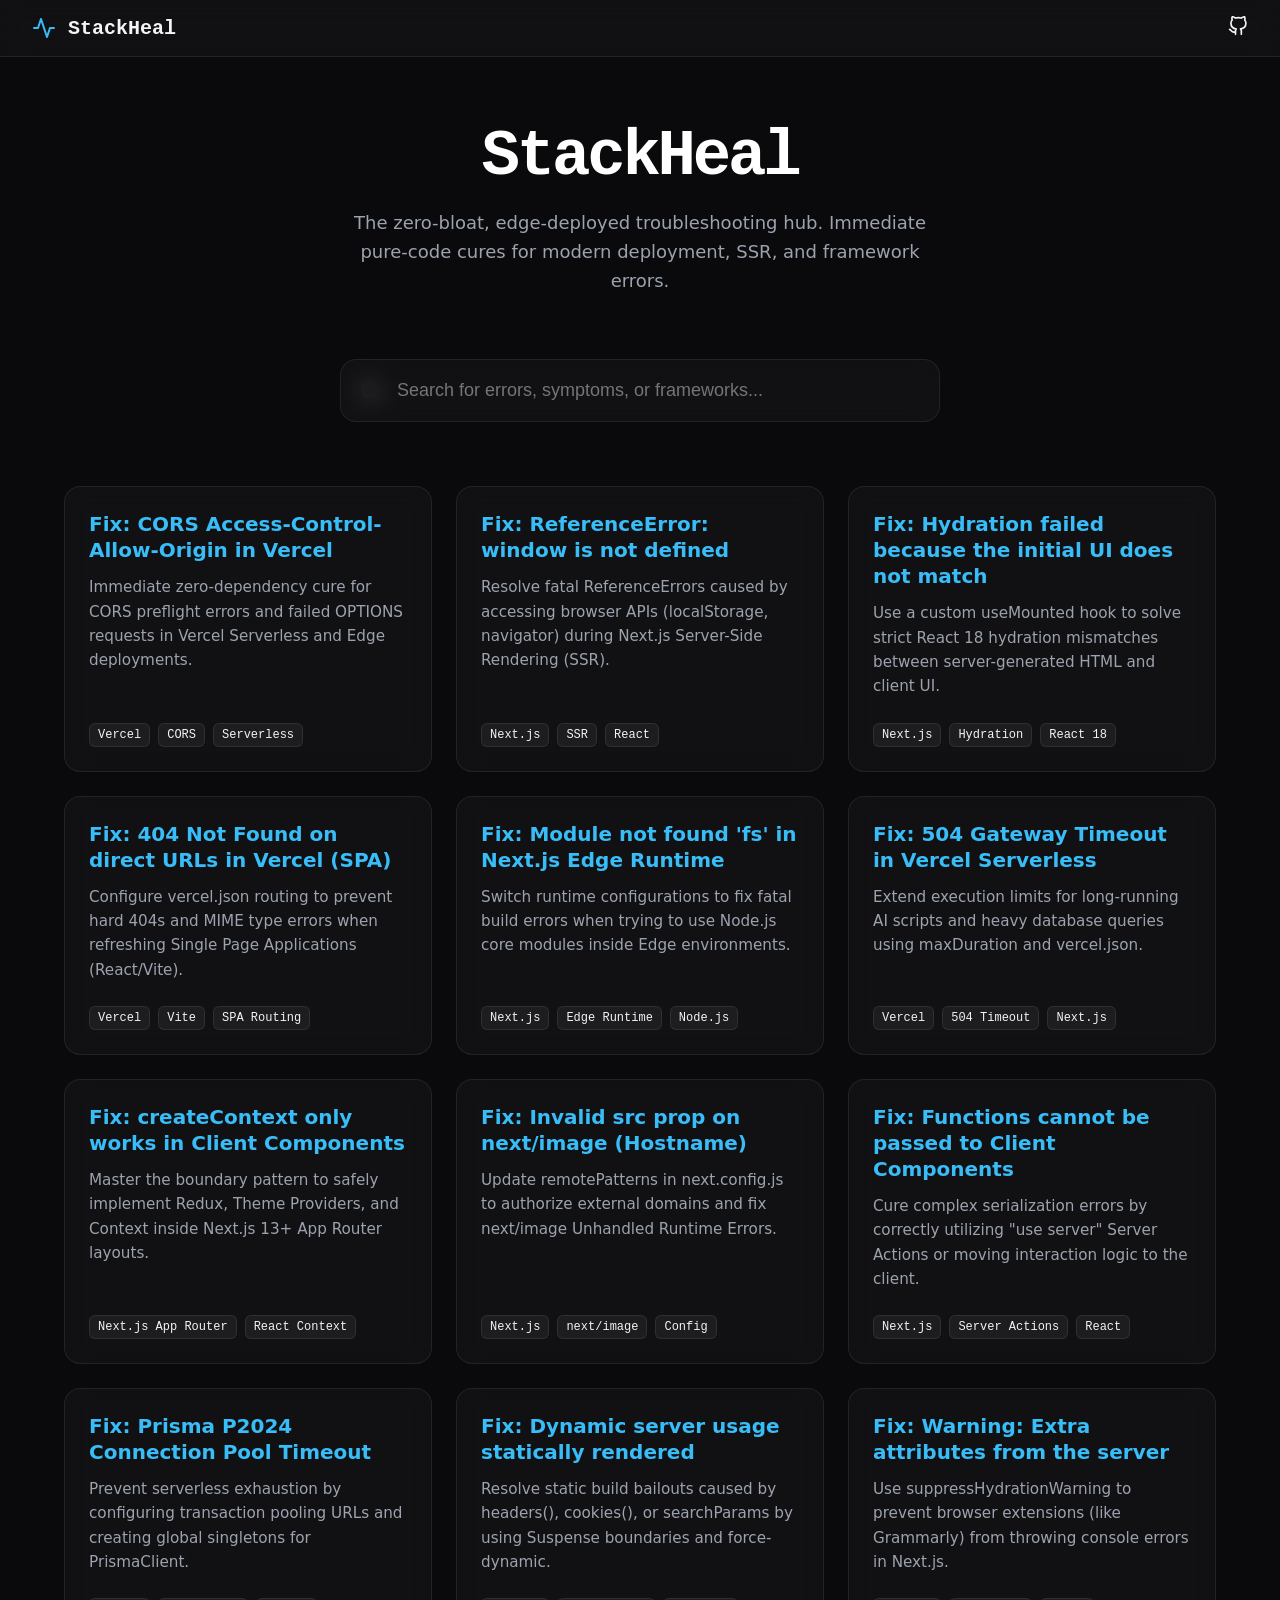
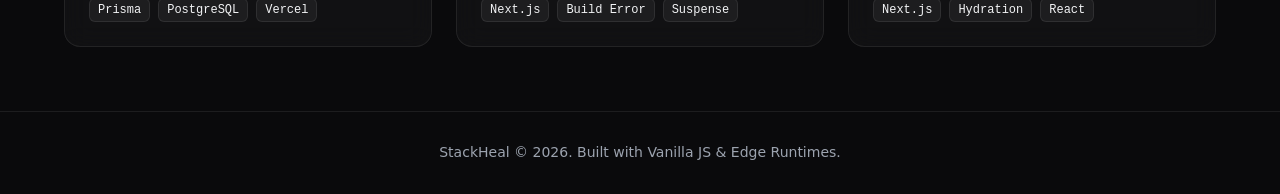
<file: index.html>
<!DOCTYPE html>
<html lang="en" data-theme="dark">
<head>
  <meta charset="UTF-8">
  <meta name="viewport" content="width=device-width, initial-scale=1.0">
  <title>StackHeal | The Developer's Urgent Care</title>
  
  <meta name="description" content="Zero-bloat, edge-deployed troubleshooting hub for modern developers. Find immediate, pure-code cures for Next.js, Vercel, React, and Serverless deployment errors.">
  <meta name="keywords" content="Next.js errors, Vercel deployment fixes, React hydration error, Serverless timeouts, Prisma P2024, StackHeal">
  <meta name="author" content="StackHeal Architect">
  
  <link rel="canonical" href="https://stackheal.vercel.app/">
  <meta property="og:title" content="StackHeal | The Developer's Urgent Care">
  <meta property="og:description" content="Immediate, pure-code cures for modern deployment and framework errors.">
  <meta property="og:url" content="https://stackheal.vercel.app/">
  <meta property="og:type" content="website">
  <meta name="twitter:card" content="summary_large_image">

  <link rel="icon" type="image/svg+xml" href="/favicon/icon.svg">
  
  <style>
    :root {
      --bg-base: #0a0a0c;
      --text-primary: #f3f4f6;
      --text-muted: #9ca3af;
      --accent-primary: #38bdf8;
      --status-cure: #4ade80;
      --border-glass: rgba(255, 255, 255, 0.08);
      --bg-glass: rgba(255, 255, 255, 0.03);
      --font-code: 'JetBrains Mono', monospace, ui-monospace;
      --font-body: system-ui, -apple-system, sans-serif;
      --radius-md: 12px;
      --radius-lg: 16px;
    }

    * { box-sizing: border-box; margin: 0; padding: 0; }
    
    body { 
      background-color: var(--bg-base); 
      color: var(--text-primary); 
      font-family: var(--font-body);
      display: flex; 
      flex-direction: column; 
      min-height: 100vh; 
      -webkit-font-smoothing: antialiased;
    }

    .glass-panel { 
      background: var(--bg-glass); 
      backdrop-filter: blur(12px); 
      -webkit-backdrop-filter: blur(12px);
      border: 1px solid var(--border-glass); 
    }

    /* Header */
    .global-header { 
      position: sticky; top: 0; z-index: 100; display: flex; justify-content: space-between; align-items: center; 
      padding: 1rem 2rem; border-left: none; border-right: none; border-top: none; 
    }
    .brand-logo { display: flex; align-items: center; gap: 0.75rem; font-family: var(--font-code); font-weight: 700; font-size: 1.25rem; color: var(--text-primary); text-decoration: none; }
    
    /* Main Content */
    .main-container { flex: 1; width: 100%; max-width: 1200px; margin: 0 auto; padding: 4rem 1.5rem; }
    
    .hero-section { text-align: center; margin-bottom: 4rem; }
    .hero-title { font-size: clamp(2.5rem, 5vw, 4rem); font-family: var(--font-code); letter-spacing: -0.05em; margin-bottom: 1rem; color: #ffffff; }
    .hero-subtitle { font-size: 1.125rem; color: var(--text-muted); max-width: 600px; margin: 0 auto; line-height: 1.6; }

    /* Search Bar */
    .search-container { max-width: 600px; margin: 0 auto 4rem auto; position: relative; }
    .search-input { 
      width: 100%; padding: 1.25rem 1.5rem 1.25rem 3.5rem; 
      border-radius: var(--radius-lg); 
      font-size: 1.125rem; 
      color: var(--text-primary); 
      transition: border-color 0.2s, box-shadow 0.2s;
    }
    .search-input:focus { outline: none; border-color: var(--accent-primary); box-shadow: 0 0 0 4px rgba(56, 189, 248, 0.1); }
    .search-icon { position: absolute; left: 1.25rem; top: 50%; transform: translateY(-50%); color: var(--text-muted); pointer-events: none; }

    /* Grid Layout */
    .grid-container { display: grid; grid-template-columns: repeat(auto-fill, minmax(320px, 1fr)); gap: 1.5rem; }
    
    /* Article Cards */
    .post-card { 
      display: flex; flex-direction: column; 
      padding: 1.5rem; border-radius: var(--radius-lg); 
      text-decoration: none; color: inherit; 
      transition: transform 0.2s ease, border-color 0.2s ease, background 0.2s ease;
      height: 100%;
    }
    .post-card:hover { 
      transform: translateY(-4px); 
      border-color: rgba(255, 255, 255, 0.2); 
      background: rgba(255, 255, 255, 0.05);
    }
    .post-card-title { font-size: 1.25rem; margin-bottom: 0.75rem; color: var(--accent-primary); line-height: 1.3; }
    .post-card-desc { font-size: 0.95rem; color: var(--text-muted); line-height: 1.6; flex-grow: 1; margin-bottom: 1.5rem; }
    
    .tags { display: flex; flex-wrap: wrap; gap: 0.5rem; }
    .tag { 
      font-size: 0.75rem; font-family: var(--font-code); 
      padding: 0.25rem 0.5rem; border-radius: 6px; 
      background: rgba(255,255,255,0.05); color: var(--text-primary); border: 1px solid var(--border-glass); 
    }

    .no-results { text-align: center; color: var(--text-muted); padding: 4rem 0; font-family: var(--font-code); display: none; grid-column: 1 / -1; }
    .hidden { display: none !important; }

    .global-footer { text-align: center; padding: 2rem; border-top: 1px solid var(--border-glass); font-size: 0.875rem; color: var(--text-muted); margin-top: auto; }
  </style>

</head>
<body>

  <header class="glass-panel global-header">
    <a href="/" class="brand-logo">
      <svg xmlns="http://www.w3.org/2000/svg" width="1.5rem" height="1.5rem" viewBox="0 0 24 24" fill="none" stroke="var(--accent-primary)" stroke-width="2" stroke-linecap="round" stroke-linejoin="round"><path d="M22 12h-4l-3 9L9 3l-3 9H2"></path></svg>
      StackHeal
    </a>
    <nav>
      <a href="https://github.com/kdippan/stackheal" aria-label="GitHub" target="_blank" rel="noopener noreferrer" style="color: var(--text-primary);">
        <svg xmlns="http://www.w3.org/2000/svg" width="1.25rem" height="1.25rem" viewBox="0 0 24 24" fill="none" stroke="currentColor" stroke-width="2" stroke-linecap="round" stroke-linejoin="round"><path d="M9 19c-5 1.5-5-2.5-7-3m14 6v-3.87a3.37 3.37 0 0 0-.94-2.61c3.14-.35 6.44-1.54 6.44-7A5.44 5.44 0 0 0 20 4.77 5.07 5.07 0 0 0 19.91 1S18.73.65 16 2.48a13.38 13.38 0 0 0-7 0C6.27.65 5.09 1 5.09 1A5.07 5.07 0 0 0 5 4.77a5.44 5.44 0 0 0-1.5 3.78c0 5.42 3.3 6.61 6.44 7A3.37 3.37 0 0 0 9 18.13V22"></path></svg>
      </a>
    </nav>
  </header>

  <main class="main-container">
    <section class="hero-section">
      <h1 class="hero-title">StackHeal</h1>
      <p class="hero-subtitle">The zero-bloat, edge-deployed troubleshooting hub. Immediate pure-code cures for modern deployment, SSR, and framework errors.</p>
    </section>

    <section class="search-container">
      <svg class="search-icon" xmlns="http://www.w3.org/2000/svg" width="1.25rem" height="1.25rem" viewBox="0 0 24 24" fill="none" stroke="currentColor" stroke-width="2" stroke-linecap="round" stroke-linejoin="round"><circle cx="11" cy="11" r="8"></circle><line x1="21" y1="21" x2="16.65" y2="16.65"></line></svg>
      <input type="text" id="search-bar" class="glass-panel search-input" placeholder="Search for errors, symptoms, or frameworks..." autocomplete="off">
    </section>

    <div class="grid-container" id="articles-grid">
      
      <a href="/blog/fix-cors-vercel/" class="glass-panel post-card">
        <h3 class="post-card-title">Fix: CORS Access-Control-Allow-Origin in Vercel</h3>
        <p class="post-card-desc">Immediate zero-dependency cure for CORS preflight errors and failed OPTIONS requests in Vercel Serverless and Edge deployments.</p>
        <div class="tags">
          <span class="tag">Vercel</span><span class="tag">CORS</span><span class="tag">Serverless</span>
        </div>
      </a>

      <a href="/blog/fix-window-not-defined-ssr/" class="glass-panel post-card">
        <h3 class="post-card-title">Fix: ReferenceError: window is not defined</h3>
        <p class="post-card-desc">Resolve fatal ReferenceErrors caused by accessing browser APIs (localStorage, navigator) during Next.js Server-Side Rendering (SSR).</p>
        <div class="tags">
          <span class="tag">Next.js</span><span class="tag">SSR</span><span class="tag">React</span>
        </div>
      </a>

      <a href="/blog/fix-hydration-failed-nextjs/" class="glass-panel post-card">
        <h3 class="post-card-title">Fix: Hydration failed because the initial UI does not match</h3>
        <p class="post-card-desc">Use a custom useMounted hook to solve strict React 18 hydration mismatches between server-generated HTML and client UI.</p>
        <div class="tags">
          <span class="tag">Next.js</span><span class="tag">Hydration</span><span class="tag">React 18</span>
        </div>
      </a>

      <a href="/blog/fix-spa-404-vercel/" class="glass-panel post-card">
        <h3 class="post-card-title">Fix: 404 Not Found on direct URLs in Vercel (SPA)</h3>
        <p class="post-card-desc">Configure vercel.json routing to prevent hard 404s and MIME type errors when refreshing Single Page Applications (React/Vite).</p>
        <div class="tags">
          <span class="tag">Vercel</span><span class="tag">Vite</span><span class="tag">SPA Routing</span>
        </div>
      </a>

      <a href="/blog/fix-fs-module-not-found-edge/" class="glass-panel post-card">
        <h3 class="post-card-title">Fix: Module not found 'fs' in Next.js Edge Runtime</h3>
        <p class="post-card-desc">Switch runtime configurations to fix fatal build errors when trying to use Node.js core modules inside Edge environments.</p>
        <div class="tags">
          <span class="tag">Next.js</span><span class="tag">Edge Runtime</span><span class="tag">Node.js</span>
        </div>
      </a>

      <a href="/blog/fix-504-gateway-timeout-vercel/" class="glass-panel post-card">
        <h3 class="post-card-title">Fix: 504 Gateway Timeout in Vercel Serverless</h3>
        <p class="post-card-desc">Extend execution limits for long-running AI scripts and heavy database queries using maxDuration and vercel.json.</p>
        <div class="tags">
          <span class="tag">Vercel</span><span class="tag">504 Timeout</span><span class="tag">Next.js</span>
        </div>
      </a>

      <a href="/blog/fix-context-server-components-nextjs/" class="glass-panel post-card">
        <h3 class="post-card-title">Fix: createContext only works in Client Components</h3>
        <p class="post-card-desc">Master the boundary pattern to safely implement Redux, Theme Providers, and Context inside Next.js 13+ App Router layouts.</p>
        <div class="tags">
          <span class="tag">Next.js App Router</span><span class="tag">React Context</span>
        </div>
      </a>

      <a href="/blog/fix-nextjs-image-hostname/" class="glass-panel post-card">
        <h3 class="post-card-title">Fix: Invalid src prop on next/image (Hostname)</h3>
        <p class="post-card-desc">Update remotePatterns in next.config.js to authorize external domains and fix next/image Unhandled Runtime Errors.</p>
        <div class="tags">
          <span class="tag">Next.js</span><span class="tag">next/image</span><span class="tag">Config</span>
        </div>
      </a>

      <a href="/blog/fix-passing-functions-client-components/" class="glass-panel post-card">
        <h3 class="post-card-title">Fix: Functions cannot be passed to Client Components</h3>
        <p class="post-card-desc">Cure complex serialization errors by correctly utilizing "use server" Server Actions or moving interaction logic to the client.</p>
        <div class="tags">
          <span class="tag">Next.js</span><span class="tag">Server Actions</span><span class="tag">React</span>
        </div>
      </a>

      <a href="/blog/fix-prisma-connection-pool-timeout-vercel/" class="glass-panel post-card">
        <h3 class="post-card-title">Fix: Prisma P2024 Connection Pool Timeout</h3>
        <p class="post-card-desc">Prevent serverless exhaustion by configuring transaction pooling URLs and creating global singletons for PrismaClient.</p>
        <div class="tags">
          <span class="tag">Prisma</span><span class="tag">PostgreSQL</span><span class="tag">Vercel</span>
        </div>
      </a>

      <a href="/blog/fix-dynamic-server-usage-nextjs/" class="glass-panel post-card">
        <h3 class="post-card-title">Fix: Dynamic server usage statically rendered</h3>
        <p class="post-card-desc">Resolve static build bailouts caused by headers(), cookies(), or searchParams by using Suspense boundaries and force-dynamic.</p>
        <div class="tags">
          <span class="tag">Next.js</span><span class="tag">Build Error</span><span class="tag">Suspense</span>
        </div>
      </a>

      <a href="/blog/fix-extra-attributes-from-server-nextjs/" class="glass-panel post-card">
        <h3 class="post-card-title">Fix: Warning: Extra attributes from the server</h3>
        <p class="post-card-desc">Use suppressHydrationWarning to prevent browser extensions (like Grammarly) from throwing console errors in Next.js.</p>
        <div class="tags">
          <span class="tag">Next.js</span><span class="tag">Hydration</span><span class="tag">React</span>
        </div>
      </a>

      <div id="no-results" class="no-results">
        <p>No cures found for your search query. Check your spelling or try broader terms.</p>
      </div>

    </div>
  </main>

  <footer class="global-footer">
    <p>StackHeal © 2026. Built with Vanilla JS & Edge Runtimes.</p>
  </footer>

  <script data-name="BMC-Widget" data-cfasync="false" src="https://cdnjs.buymeacoffee.com/1.0.0/widget.prod.min.js" data-id="dippanbhusal" data-description="Support me on Buy me a coffee!" data-message="Support StackHeal !" data-color="#5F7FFF" data-position="Right" data-x_margin="18" data-y_margin="18"></script>

  <script defer src='https://static.cloudflareinsights.com/beacon.min.js' data-cf-beacon='{"token": "b9dca0acdd91454181df365d09d369ed"}'></script>

  <script>
    document.addEventListener('DOMContentLoaded', () => {
      const searchInput = document.getElementById('search-bar');
      const articleCards = document.querySelectorAll('.post-card');
      const noResultsMsg = document.getElementById('no-results');

      searchInput.addEventListener('input', (e) => {
        const query = e.target.value.toLowerCase().trim();
        let visibleCount = 0;

        articleCards.forEach(card => {
          // Extract searchable text from title, description, and tags
          const textContent = card.innerText.toLowerCase();

          if (textContent.includes(query)) {
            card.classList.remove('hidden');
            visibleCount++;
          } else {
            card.classList.add('hidden');
          }
        });

        // Toggle the "No Results" message
        if (visibleCount === 0) {
          noResultsMsg.style.display = 'block';
        } else {
          noResultsMsg.style.display = 'none';
        }
      });
    });
  </script>
</body>
</html>
</file>
